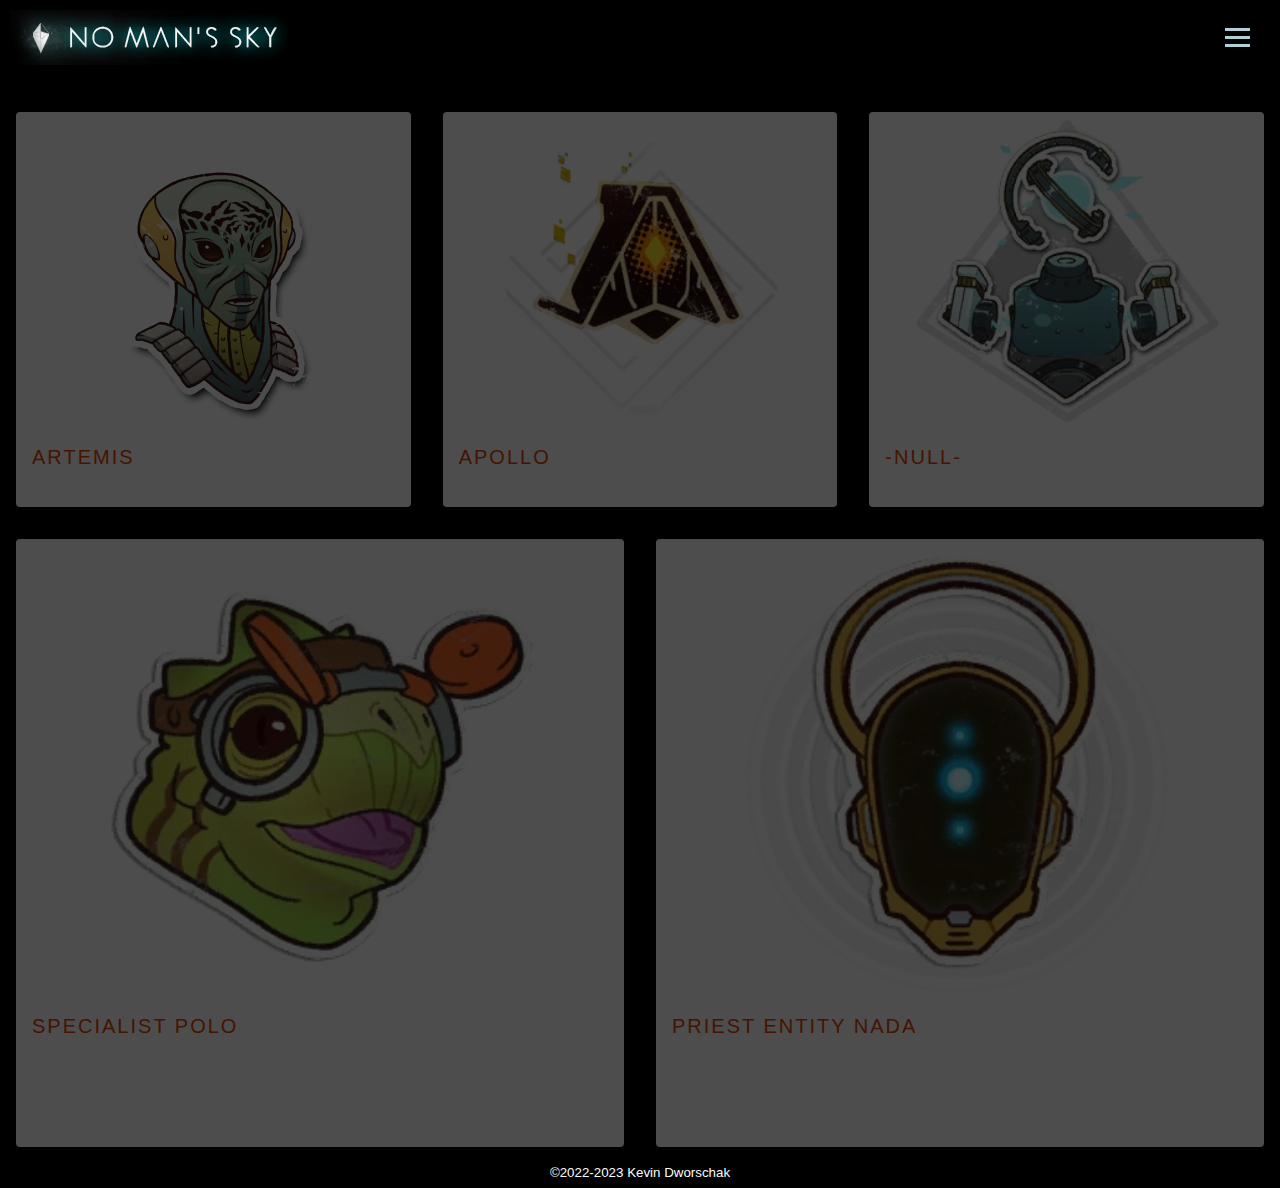
<file: pages/characters.html>
<!DOCTYPE html>
<html lang="en">

<head>
  <meta name="msapplication-TileColor" content="#da532c">
  <meta charset="UTF-8">
  <meta http-equiv="X-UA-Compatible" content="IE=edge">
  <meta name="viewport" content="width=device-width, initial-scale=1.0">
  <link rel="apple-touch-icon" sizes="180x180" href="../images/apple-touch-icon.png">
  <link rel="icon" type="image/png" sizes="32x32" href="../images/favicon-32x32.png">
  <link rel="icon" type="image/png" sizes="16x16" href="../images/favicon-16x16.png">
  <link rel="manifest" href="../images/site.webmanifest">
  <link rel="mask-icon" href="../images/safari-pinned-tab.svg" color="#5bbad5">
  <link rel="stylesheet" href="../css/mainstyle.css">
  <link rel="stylesheet" href="../css/character.css">
  <link rel="stylesheet" href="../css/media-query.css">

  <title>Characters</title>
</head>

<body>
  <header class="header">
    <nav class="navbar">
      <a href="#" class="nav-logo">
        <img src="../images/logo-nms.png" class="big" alt="No Man's sky logo">
        <img src="../images/logo-small.png" class="small" alt="small logo no man's sky">

      </a>
      <ul class="nav-menu">
        <li class="nav-item">
          <a href="../index.html" class="nav-link inactive" data-item="home">home</a>
        </li>
        <li class="nav-item">
          <a href="characters.html" id="active" class="nav-link" data-item="characters">characters</a>
        </li>
        <li class="nav-item">
          <a href="rating.html" class="nav-link inactive" data-item="rating">rating</a>
        </li>
        <li class="nav-item">
          <a href="order.html" class="nav-link inactive" data-item="order">order</a>
        </li>
      </ul>
      <div class="hamburger">
        <span class="bar"></span>
        <span class="bar"></span>
        <span class="bar"></span>
      </div>
    </nav>
  </header>
  <main>
    <section>

      <ul class="cards">
        <li class="cards__item">
          <div class="card">
              <a class="cardLink" href="characterSub/artemis.html">
              <div class="card__image artemis"></div>
              <div class="card__content">
                <div class="card__title">Artemis</div>
              </div>
            </a>
              </div>
        </li>
        <li class="cards__item">
          <div class="card">
              <a class="cardLink" href="characterSub/apollo.html">
              <div class="card__image apollo"></div>
              <div class="card__content">
                <div class="card__title">Apollo</div>
              </div>
            </a>
              </div>
        </li>
        <li class="cards__item">
          <div class="card">
            <a class="cardLink" href="characterSub/null.html">
              <div class="card__image null"></div>
              <div class="card__content">
                <div class="card__title">-Null-</div>
              </div>
            </a>
              </div>
        </li>
        <li class="cards__item">
          <div class="card">
            <a class="cardLink" href="characterSub/polo.html">
              <div class="card__image polo"></div>
              <div class="card__content">
                <div class="card__title">Specialist Polo</div>
                
              </div>
            </a>
              </div>
        </li>
        <li class="cards__item">
          <div class="card">
            <a class="cardLink" href="characterSub/nada.html">
              <div class="card__image nada"></div>
              <div class="card__content">
                <div class="card__title">Priest entity nada</div>

              </div>
            </a>
              </div>
        </li>
      </ul>
    </section>


  </main>
  <footer>
    <small>&copy;2022-2023 Kevin Dworschak</small>
  </footer>
  <script src="../js/app.js"></script>
</body>

</html>
</file>
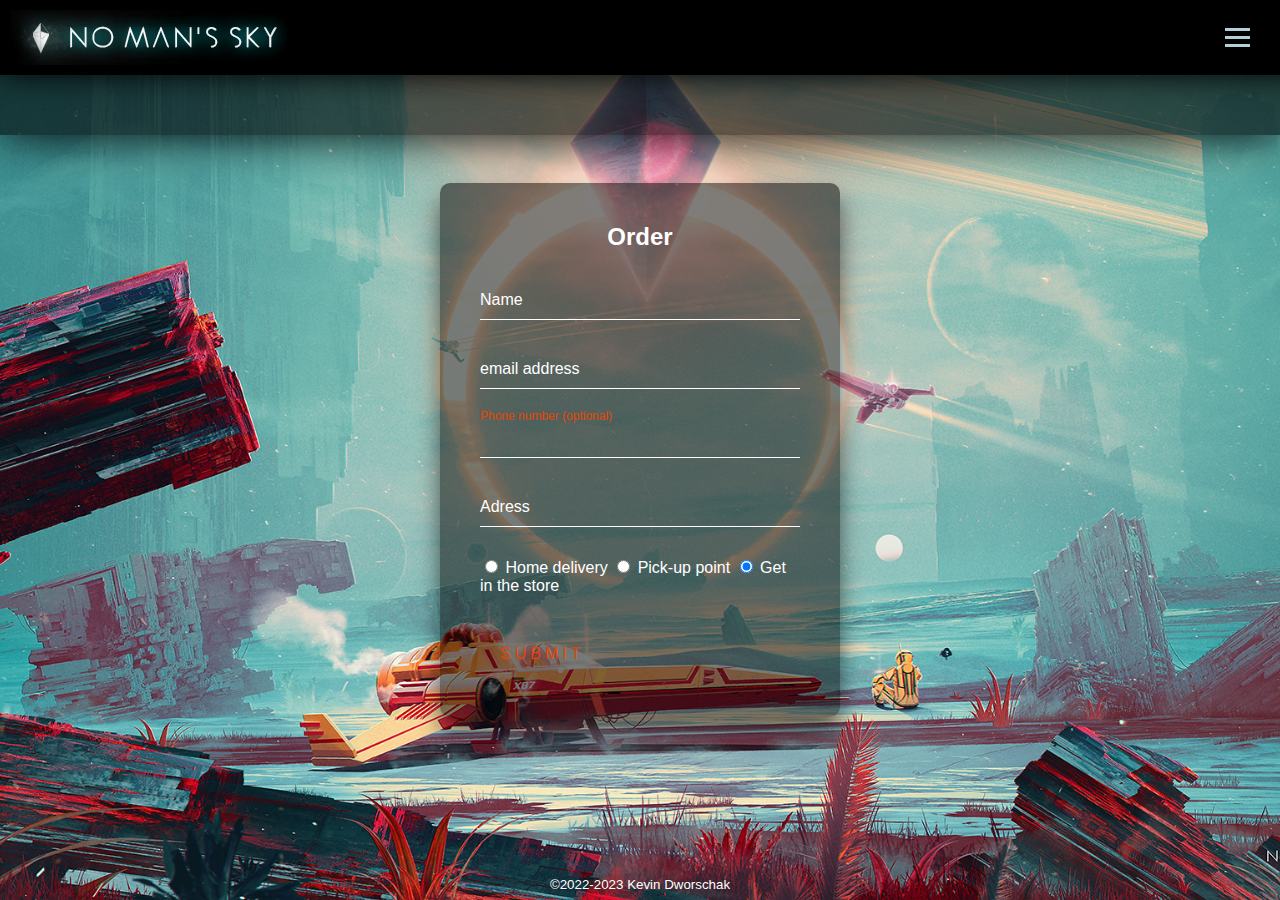
<file: pages/order.html>
<!DOCTYPE html>
<html lang="en">

<head>
  <meta name="msapplication-TileColor" content="#da532c">
  <meta charset="UTF-8">
  <meta http-equiv="X-UA-Compatible" content="IE=edge">
  <meta name="viewport" content="width=device-width, initial-scale=1.0">
  <link rel="apple-touch-icon" sizes="180x180" href="../images/apple-touch-icon.png">
  <link rel="icon" type="image/png" sizes="32x32" href="../images/favicon-32x32.png">
  <link rel="icon" type="image/png" sizes="16x16" href="../images/favicon-16x16.png">
  <link rel="manifest" href="../images/site.webmanifest">
  <link rel="mask-icon" href="../images/safari-pinned-tab.svg" color="#5bbad5">
  <link rel="stylesheet" href="../css/mainstyle.css">
  <link rel="stylesheet" href="../css/order.css">
  <link rel="stylesheet" href="../css/media-query.css">


  <title>order</title>
</head>

<body>
  <header class="header">
    <nav class="navbar">
      <a href="#" class="nav-logo">
        <img src="../images/logo-nms.png" class="big" alt="No Man's sky logo">
        <img src="../images/logo-small.png" class="small" alt="small logo no man's sky">

      </a>
      <ul class="nav-menu">
        <li class="nav-item">
          <a href="../index.html" class="nav-link inactive" data-item="home">home</a>
        </li>
        <li class="nav-item">
          <a href="characters.html" class="nav-link inactive" data-item="characters">characters</a>
        </li>
        <li class="nav-item">
          <a href="rating.html" class="nav-link inactive" data-item="rating">rating</a>
        </li>
        <li class="nav-item">
          <a href="order.html" id="active" class="nav-link" data-item="order">order</a>
        </li>
      </ul>
      <div class="hamburger">
        <span class="bar"></span>
        <span class="bar"></span>
        <span class="bar"></span>
      </div>
    </nav>
  </header>
  <main>
    <div class="login-box">
      <h2>Order</h2>
      <form name="orderForm" action="https://jkorpela.fi/cgi-bin/echo.cgi" method="get" autocomplete="on">
        <div class="user-box">
          <input type="text" name="name" required="">
          <label>Name</label>
        </div>
        <div class="user-box">
          <input type="email" name="email" required="">
          <label>email address</label>
        </div>
        <div class="user-box">
          <input type="tel" name="phone">
          <label>Phone number (optional)</label>
        </div>
        <div class="user-box">
          <input type="text" name="adress" required autocomplete="street-address">
          <label>Adress</label>
        </div>

        <div>
          <input type="radio" name="homeDelivery" id="home">
          <label for="home">Home delivery</label>
          <input type="radio" name="PickupPoint" id="pickUp">
          <label for="pickUp">Pick-up point</label>
          <input type="radio" name="storePickup" id="store" checked="checked">
          <label for="store">Get in the store</label>
        </div>

        <a  href="#" onclick=" orderForm.submit(); window.open('../pages/characterSub/rick.html','','width=1920,height=1080');">
          <span></span>
          <span></span>
          <span></span>
          <span></span>
          Submit
        </a>
      </form>
    </div>
  </main>
  <footer>
    <small>&copy;2022-2023 Kevin Dworschak</small>
  </footer>
  <script src="../js/app.js"></script>
</body>

</html>
</file>
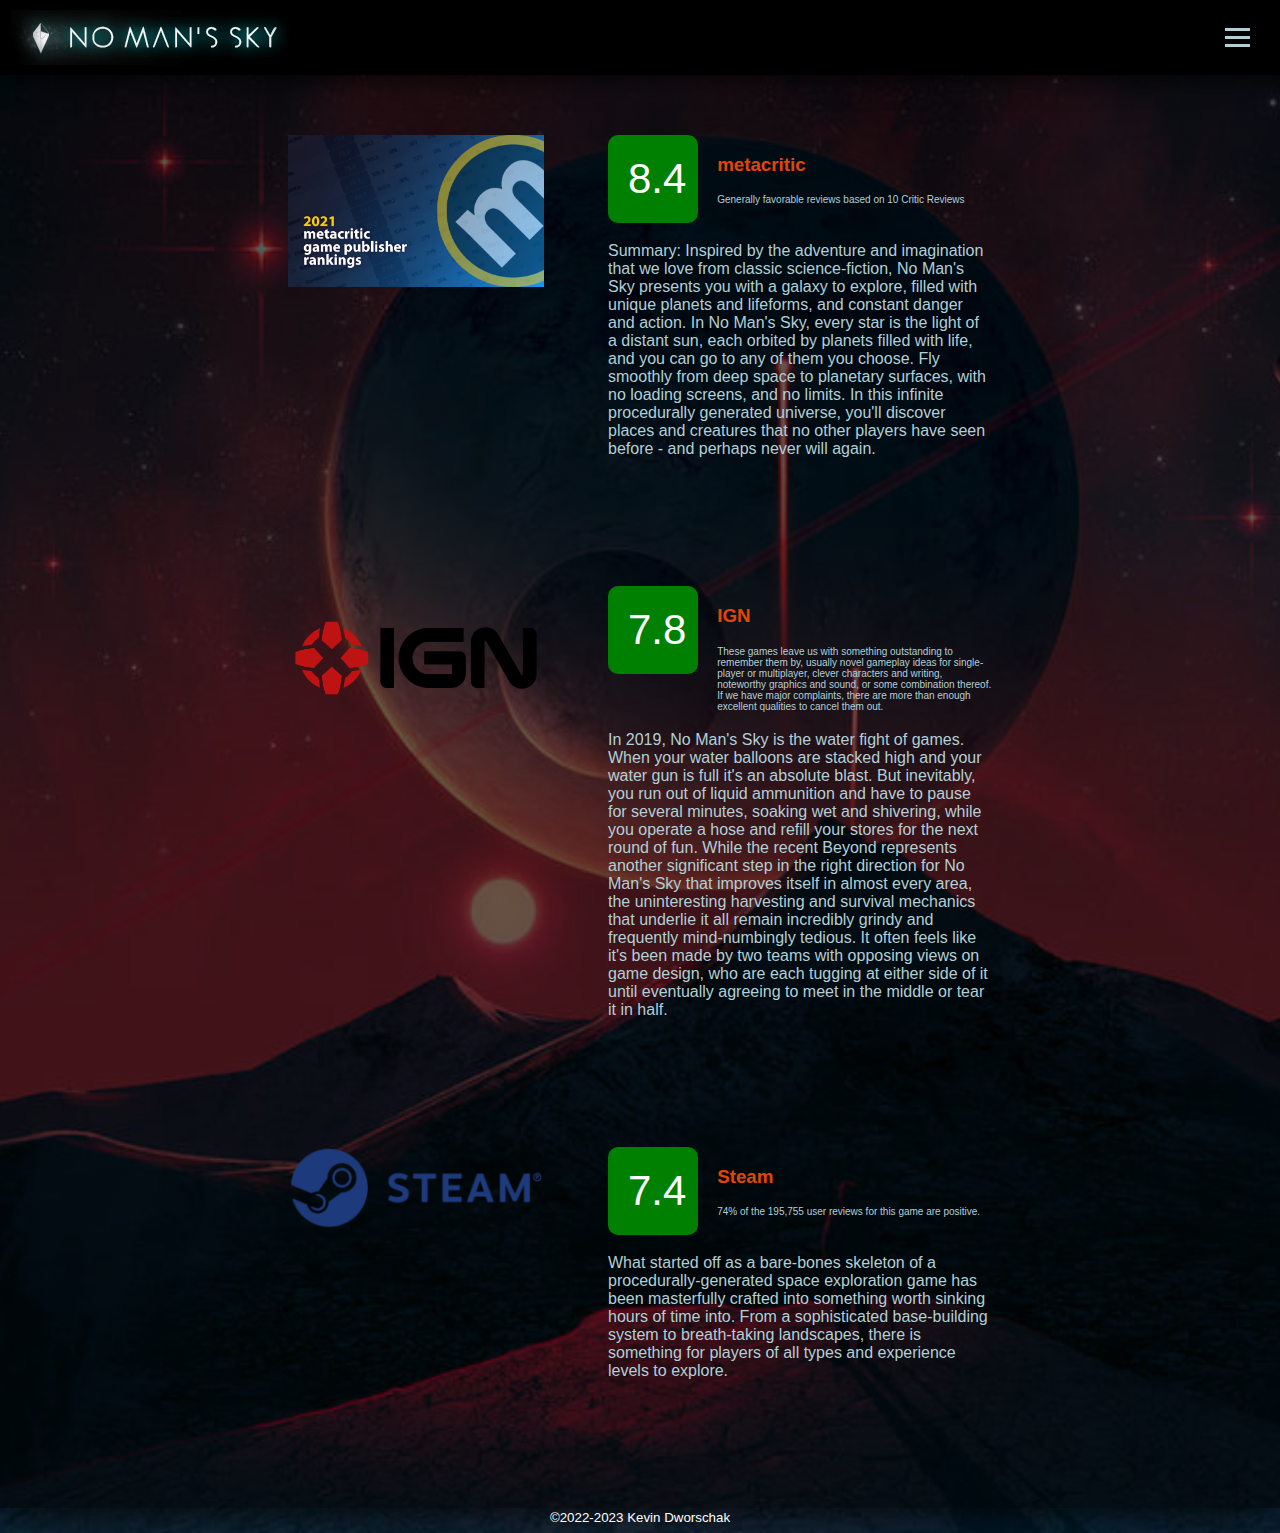
<file: pages/rating.html>
<!DOCTYPE html>
<html lang="en">

<head>
  <meta name="msapplication-TileColor" content="#da532c">
  <meta charset="UTF-8">
  <meta http-equiv="X-UA-Compatible" content="IE=edge">
  <meta name="viewport" content="width=device-width, initial-scale=1.0">
  <link rel="apple-touch-icon" sizes="180x180" href="../images/apple-touch-icon.png">
  <link rel="icon" type="image/png" sizes="32x32" href="../images/favicon-32x32.png">
  <link rel="icon" type="image/png" sizes="16x16" href="../images/favicon-16x16.png">
  <link rel="manifest" href="../images/site.webmanifest">
  <link rel="mask-icon" href="../images/safari-pinned-tab.svg" color="#5bbad5">
  <link rel="stylesheet" href="../css/mainstyle.css">
  <link rel="stylesheet" href="../css/rating.css">
  <link rel="stylesheet" href="../css/media-query.css">


  <title>rating</title>
</head>

<body>
  <header class="header">
    <nav class="navbar">
      <a href="#" class="nav-logo">
        <img src="../images/logo-nms.png" class="big" alt="No Man's sky logo">
        <img src="../images/logo-small.png" class="small" alt="small logo no man's sky">

      </a>
      <ul class="nav-menu">
        <li class="nav-item">
          <a href="../index.html" class="nav-link inactive" data-item="home">home</a>
        </li>
        <li class="nav-item">
          <a href="characters.html" class="nav-link inactive" data-item="characters">characters</a>
        </li>
        <li class="nav-item">
          <a href="rating.html" id="active" class="nav-link" data-item="rating">rating</a>
        </li>
        <li class="nav-item">
          <a href="order.html" class="nav-link inactive" data-item="order">order</a>
        </li>
      </ul>
      <div class="hamburger">
        <span class="bar"></span>
        <span class="bar"></span>
        <span class="bar"></span>
      </div>
    </nav>
  </header>
  <main>
    <section class="rateSection">
      <a class="ratingSiteLink" href="https://www.metacritic.com/game/switch/no-mans-sky"><img src="../images/metacritic.jpg" alt=""></a>
      <div>
        <div class="ratingContent">
          <div class="cubeRating">
            <span>8.4</span>

          </div>
          <div>
            <h3>metacritic</h3>
            <p class="explanation">Generally favorable reviews
              based on 10 Critic Reviews</p>
          </div>
        </div>
        <div>
          <p>Summary: Inspired by the adventure and imagination that we love from classic science-fiction,
            No Man's Sky presents you with a galaxy to explore, filled with unique planets and lifeforms,
            and constant danger and action. In No Man's Sky, every star is the light of a distant sun,
            each orbited by planets filled with life, and you can go to any of them you choose.
            Fly smoothly from deep space to planetary surfaces, with no loading screens, and no limits. 
            In this infinite procedurally generated universe, 
            you'll discover places and creatures that no other players have seen before - and perhaps never will again.</p>
        </div>
      </div>

    </section>
    <section class="rateSection">
      <a class="ratingSiteLink" href="https://www.ign.com/games/no-mans-sky"><img src="../images/IGN-Logo.png" alt=""></a>
      <div>
        <div class="ratingContent">
          <div class="cubeRating">
            <span>7.8</span>

          </div>
          <div>
            <h3>IGN</h3>
            <p class="explanation">These games leave us with something outstanding to remember them by,
               usually novel gameplay ideas for single-player or multiplayer,
                clever characters and writing, noteworthy graphics and sound, or some combination thereof.
                 If we have major complaints, there are more than enough excellent qualities to cancel them out.</p>
          </div>
        </div>
        <div>
          <p>In 2019, No Man&#39;s Sky is the water fight of games. When your water balloons are stacked high and your water gun is full it&#39;s an absolute blast.
            But inevitably, you run out of liquid ammunition and have to pause for several minutes, soaking wet and shivering, 
            while you operate a hose and refill your stores for the next round of fun. 
            While the recent Beyond represents another significant step in the right direction for No Man&#39;s Sky that improves itself in almost every area, 
            the uninteresting harvesting and survival mechanics that underlie it all remain incredibly grindy and frequently mind-numbingly tedious. 
            It often feels like it&#39;s been made by two teams with opposing views on game design, who are each tugging at either side of it until eventually agreeing to meet in the middle or tear it in half.</p>
        </div>
      </div>

    </section>
    <section class="rateSection">
      <a class="ratingSiteLink" href="https://store.steampowered.com/app/275850/No_Mans_Sky/#app_reviews_hash"><img  src="../images/steam logo.png" alt=""></a>
      <div>
        <div class="ratingContent">
          <div class="cubeRating">
            <span>7.4</span>

          </div>
          <div>
            <h3>Steam</h3>
            <p class="explanation">74% of the 195,755 user reviews for this game are positive.</p>
          </div>
        </div>
        <div>
          <p>What started off as a bare-bones skeleton of a procedurally-generated space exploration game has been masterfully crafted into something worth sinking hours of time into.
            From a sophisticated base-building system to breath-taking landscapes, there is something for players of all types and experience levels to explore.</p>
        </div>
      </div>

    </section>
  </main>
  <footer>
    <small>&copy;2022-2023 Kevin Dworschak</small>
  </footer>
  <script src="../js/app.js"></script>
</body>

</html>
</file>
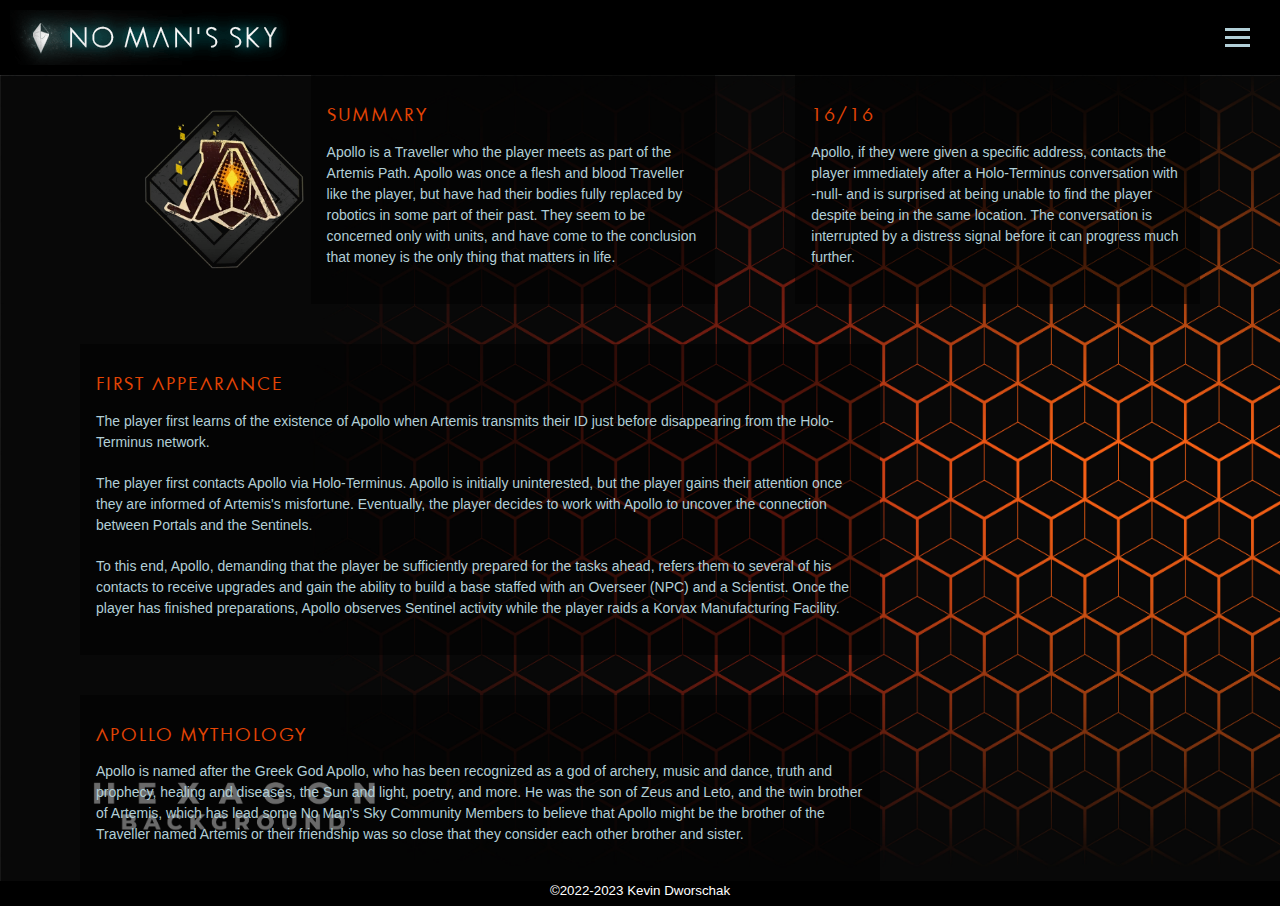
<file: pages/characterSub/apollo.html>
<!DOCTYPE html>
<html lang="en">

<head>
  <meta name="msapplication-TileColor" content="#da532c">
  <meta charset="UTF-8">
  <meta http-equiv="X-UA-Compatible" content="IE=edge">
  <meta name="viewport" content="width=device-width, initial-scale=1.0">
  <link rel="apple-touch-icon" sizes="180x180" href="../../images/apple-touch-icon.png">
  <link rel="icon" type="image/png" sizes="32x32" href="../../images/favicon-32x32.png">
  <link rel="icon" type="image/png" sizes="16x16" href="../../images/favicon-16x16.png">
  <link rel="manifest" href="../../images/site.webmanifest">
  <link rel="mask-icon" href="../../images/safari-pinned-tab.svg" color="#5bbad5">
  <link rel="stylesheet" href="../../css/mainstyle.css">
  <link rel="stylesheet" href="../../css/character.css">
  <link rel="stylesheet" href="../../css/subpage.css">
  <link rel="stylesheet" href="../../css/media-query.css">


  <title>apollo</title>
</head>

<body>
  <header class="header">
    <nav class="navbar">
      <a href="#" class="nav-logo">
        <img src="../../images/logo-nms.png" class="big" alt="No Man's sky logo">
        <img src="../../images/logo-small.png" class="small" alt="small logo no man's sky">
      </a>
      <ul class="nav-menu">
        <li class="nav-item">
          <a href="../characters.html" id="active" class="nav-link inactive">return</a>
        </li>
      </ul>
      <div class="hamburger">
        <span class="bar"></span>
        <span class="bar"></span>
        <span class="bar"></span>
      </div>
    </nav>
  </header>
  <main>
    <section class="CharacterShow">
      <section>
        <div class="cardsCharacter">
          <div class="cardCharacter">
            <div id="artemis" class="characterImage apollo"></div>
            <div class="characterContent">
              <h1 class="characterTitle">summary</h1>
              <p class="characterText">Apollo is a Traveller who the player meets as part of the Artemis Path.
                 Apollo was once a flesh and blood Traveller like the player, but have had their bodies fully replaced by robotics in some part of their past.
                  They seem to be concerned only with units, and have come to the conclusion that money is the only thing that matters in life.
              </p>
            </div>
            <div class="characterContent">
              <h1 class="characterTitle">16/16</h1>
              <p class="characterText">Apollo, if they were given a specific address,
                 contacts the player immediately after a Holo-Terminus conversation with -null- and is surprised at being unable to find the player despite being in the same location. 
                 The conversation is interrupted by a distress signal before it can progress much further.
                </p>
            </div>

          </div>
        </div>
      </section>
      <section>
        <div class="characterContentMore">
          <h1 class="characterTitle">First appearance</h1>
          <p class="characterText">The player first learns of the existence of Apollo when Artemis transmits their ID just before disappearing from the Holo-Terminus network.</p>

          <p class="characterText">The player first contacts Apollo via Holo-Terminus. 
            Apollo is initially uninterested, but the player gains their attention once they are informed of Artemis's misfortune. 
            Eventually, the player decides to work with Apollo to uncover the connection between Portals and the Sentinels.
        </p>

          <p class="characterText">To this end, Apollo, demanding that the player be sufficiently prepared for the tasks ahead,
             refers them to several of his contacts to receive upgrades and gain the ability to build a base staffed with an Overseer (NPC) and a Scientist.
              Once the player has finished preparations, Apollo observes Sentinel activity while the player raids a Korvax Manufacturing Facility.
            </p>
        </div>
        <div class="characterContentMore">
          <h1 class="characterTitle">Apollo Mythology</h1>
          <p class="characterText">Apollo is named after the Greek God Apollo, who has been recognized as a god of archery,
             music and dance, truth and prophecy, healing and diseases, the Sun and light, poetry, and more.
              He was the son of Zeus and Leto, and the twin brother of Artemis,
               which has lead some No Man's Sky Community Members to believe that Apollo
                might be the brother of the Traveller named Artemis or their friendship was so close that they consider each other brother and sister.
          </p>
        </div>

      </section>
    </section>

  </main>
  <footer>
    <small>&copy;2022-2023 Kevin Dworschak</small>
  </footer>
  <script src="../../js/app.js"></script>
</body>
</file>
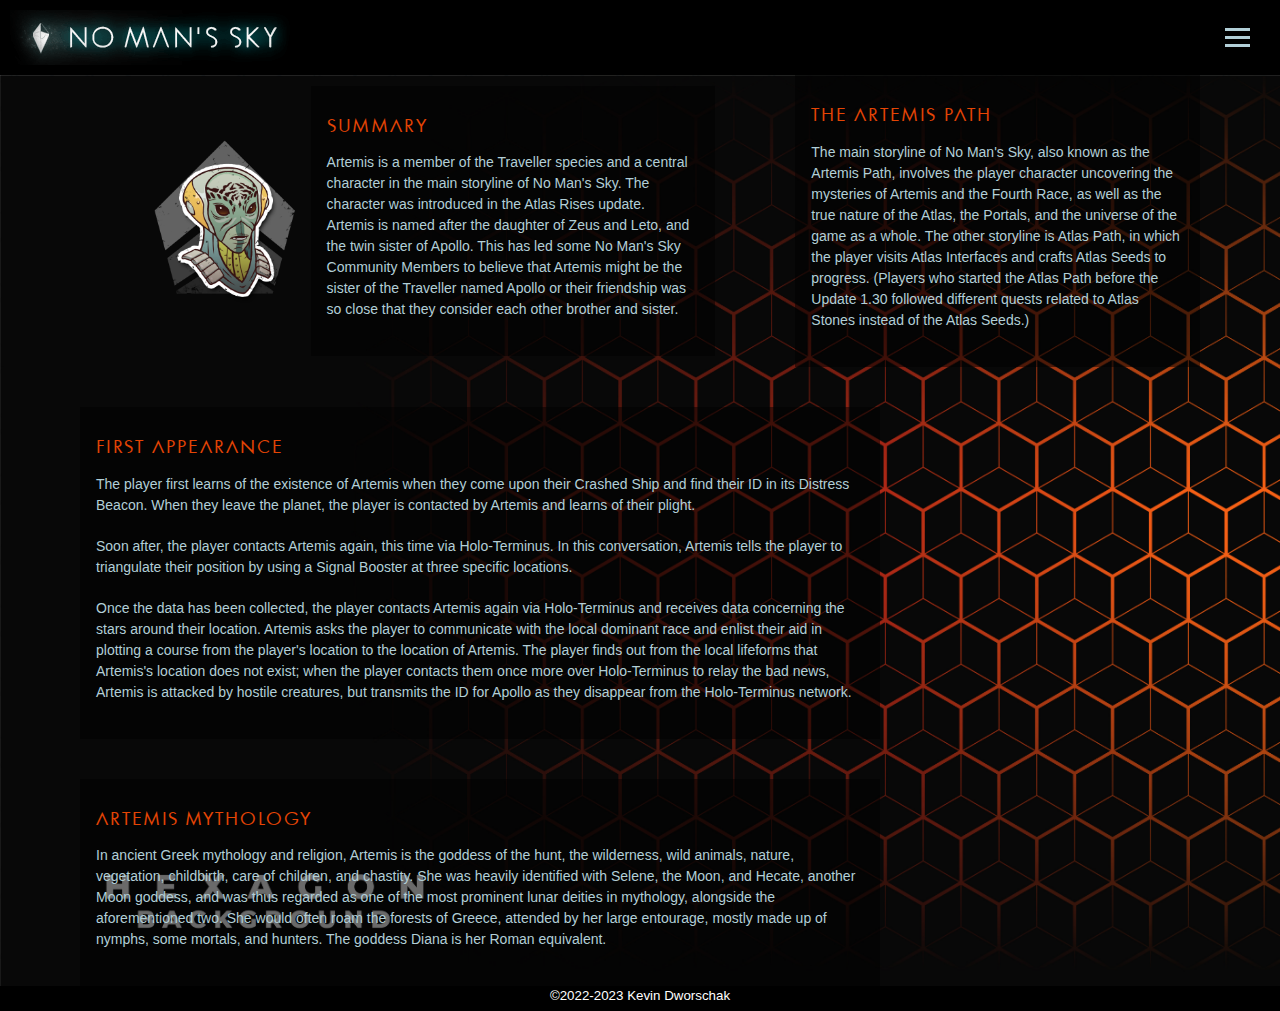
<file: pages/characterSub/artemis.html>
<!DOCTYPE html>
<html lang="en">

<head>
  <meta name="msapplication-TileColor" content="#da532c">
  <meta charset="UTF-8">
  <meta http-equiv="X-UA-Compatible" content="IE=edge">
  <meta name="viewport" content="width=device-width, initial-scale=1.0">
  <link rel="apple-touch-icon" sizes="180x180" href="../../images/apple-touch-icon.png">
  <link rel="icon" type="image/png" sizes="32x32" href="../../images/favicon-32x32.png">
  <link rel="icon" type="image/png" sizes="16x16" href="../../images/favicon-16x16.png">
  <link rel="manifest" href="../../images/site.webmanifest">
  <link rel="mask-icon" href="../../images/safari-pinned-tab.svg" color="#5bbad5">
  <link rel="stylesheet" href="../../css/mainstyle.css">
  <link rel="stylesheet" href="../../css/character.css">
  <link rel="stylesheet" href="../../css/subpage.css">
  <link rel="stylesheet" href="../../css/media-query.css">

  <title>artemis</title>
</head>

<body>
  <header class="header">
    <nav class="navbar">
      <a href="#" class="nav-logo">
        <img src="../../images/logo-nms.png" class="big" alt="No Man's sky logo">
        <img src="../../images/logo-small.png" class="small" alt="small logo no man's sky">
      </a>
      <ul class="nav-menu">
        <li class="nav-item">
          <a href="../characters.html" id="active" class="nav-link inactive">return</a>
        </li>
      </ul>
      <div class="hamburger">
        <span class="bar"></span>
        <span class="bar"></span>
        <span class="bar"></span>
      </div>
    </nav>
  </header>
  <main>
    <section class="CharacterShow">
      <section>
        <div class="cardsCharacter">
          <div class="cardCharacter">
            <div id="artemis" class="characterImage artemis"></div>
            <div class="characterContent">
              <h1 class="characterTitle">summary</h1>
              <p class="characterText">Artemis is a member of the Traveller species and a central character in the main
                storyline of No Man's Sky. The character was introduced in the Atlas Rises update. </br>
                Artemis is named after the daughter of Zeus and Leto, and the twin sister of Apollo. This has led some
                No Man's Sky Community Members to believe that Artemis might be the sister of the Traveller named Apollo
                or their friendship was so close that they consider each other brother and sister.</p>
            </div>
            <div class="characterContent">
              <h1 class="characterTitle">The Artemis Path</h1>
              <p class="characterText">The main storyline of No Man's Sky, also known as the Artemis Path,
                 involves the player character uncovering the mysteries of Artemis and the Fourth Race, as well as the true nature of the Atlas, the Portals,
                  and the universe of the game as a whole.
                  The other storyline is Atlas Path, in which the player visits Atlas Interfaces and crafts Atlas Seeds to progress.
                  (Players who started the Atlas Path before the Update 1.30 followed different quests related to Atlas Stones instead of the Atlas Seeds.)
                </p>
            </div>

          </div>
        </div>
      </section>
      <section>
        <div class="characterContentMore">
          <h1 class="characterTitle">First appearance</h1>
          <p class="characterText">The player first learns of the existence of Artemis when they come upon their Crashed
            Ship and find their ID in its Distress Beacon. When they leave the planet, the player is contacted by
            Artemis and learns of their plight.</p>

          <p class="characterText">Soon after, the player contacts Artemis again, this time via Holo-Terminus. In this
            conversation, Artemis tells the player to triangulate their position by using a Signal Booster at three
            specific locations.</p>

          <p class="characterText">Once the data has been collected, the player contacts Artemis again via Holo-Terminus
            and receives data concerning the stars around their location.
            Artemis asks the player to communicate with the local dominant race and enlist their aid in plotting a
            course from the player's location to the location of Artemis.
            The player finds out from the local lifeforms that Artemis's location does not exist; when the player
            contacts them once more over Holo-Terminus to relay the bad news, Artemis is attacked by hostile creatures,
            but transmits the ID for Apollo as they disappear from the Holo-Terminus network.</p>
        </div>
        <div class="characterContentMore">
          <h1 class="characterTitle">Artemis Mythology</h1>
          <p class="characterText">In ancient Greek mythology and religion, Artemis is the goddess of the hunt, the wilderness,
            wild animals, nature, vegetation, childbirth, care of children, and chastity.
            She was heavily identified with Selene, the Moon, and Hecate, another Moon goddess, and was thus regarded as one of the most prominent lunar deities in mythology,
            alongside the aforementioned two.
            She would often roam the forests of Greece, attended by her large entourage, mostly made up of nymphs, some mortals, and hunters.
            The goddess Diana is her Roman equivalent.
          </p>
        </div>

      </section>
    </section>

  </main>
  <footer>
    <small>&copy;2022-2023 Kevin Dworschak</small>
  </footer>
  <script src="../../js/app.js"></script>
</body>
</file>
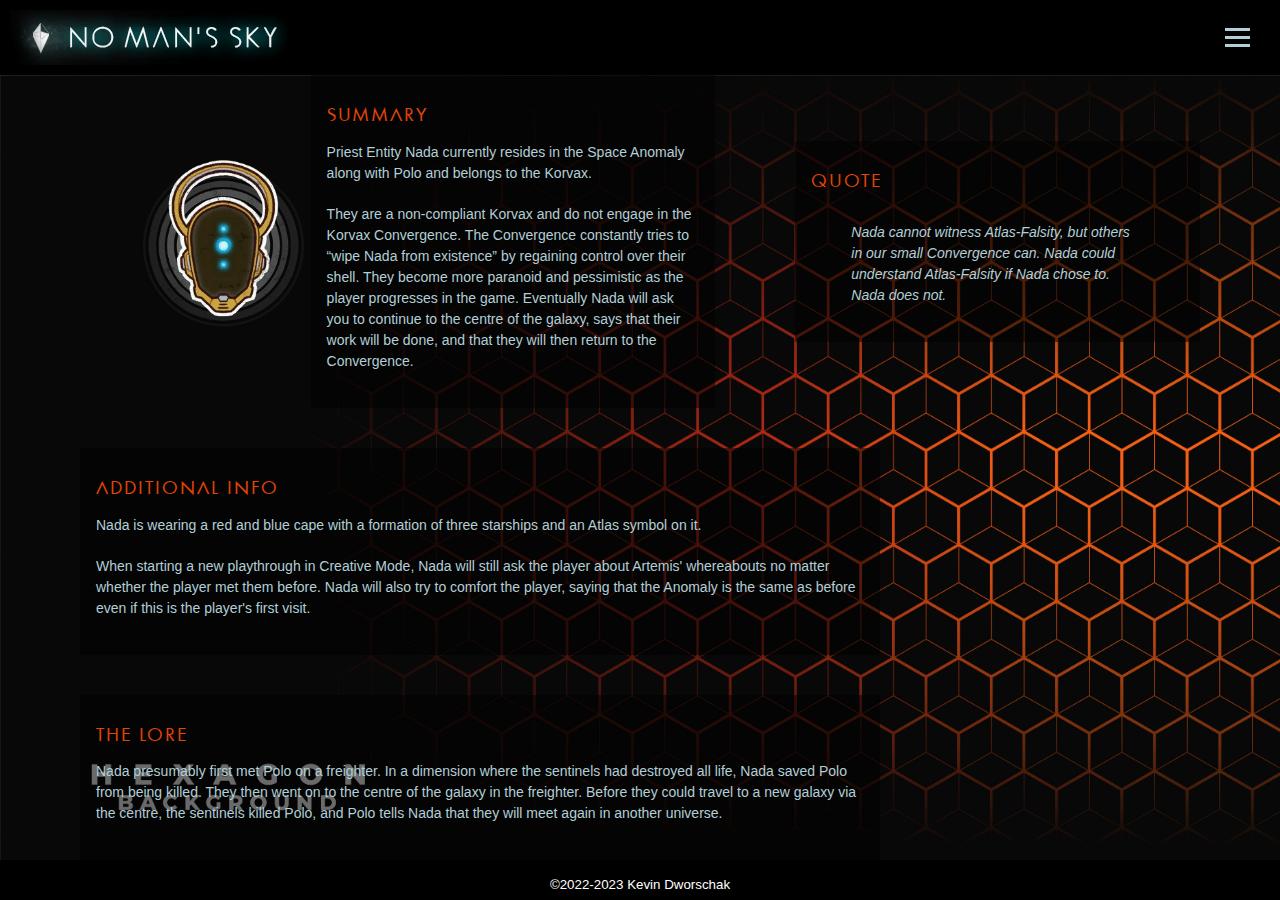
<file: pages/characterSub/nada.html>
<!DOCTYPE html>
<html lang="en">

<head>
  <meta name="msapplication-TileColor" content="#da532c">
  <meta charset="UTF-8">
  <meta http-equiv="X-UA-Compatible" content="IE=edge">
  <meta name="viewport" content="width=device-width, initial-scale=1.0">
  <link rel="apple-touch-icon" sizes="180x180" href="../../images/apple-touch-icon.png">
  <link rel="icon" type="image/png" sizes="32x32" href="../../images/favicon-32x32.png">
  <link rel="icon" type="image/png" sizes="16x16" href="../../images/favicon-16x16.png">
  <link rel="manifest" href="../../images/site.webmanifest">
  <link rel="mask-icon" href="../../images/safari-pinned-tab.svg" color="#5bbad5">
  <link rel="stylesheet" href="../../css/mainstyle.css">
  <link rel="stylesheet" href="../../css/character.css">
  <link rel="stylesheet" href="../../css/subpage.css">
  <link rel="stylesheet" href="../../css/media-query.css">

  <title>priest entity nada</title>
</head>

<body>
  <header class="header">
    <nav class="navbar">
      <a href="#" class="nav-logo">
        <img src="../../images/logo-nms.png" class="big" alt="No Man's sky logo">
        <img src="../../images/logo-small.png" class="small" alt="small logo no man's sky">
      </a>
      <ul class="nav-menu">
        <li class="nav-item">
          <a href="../characters.html" id="active" class="nav-link inactive">return</a>
        </li>
      </ul>
      <div class="hamburger">
        <span class="bar"></span>
        <span class="bar"></span>
        <span class="bar"></span>
      </div>
    </nav>
  </header>
  <main>
    <section class="CharacterShow">
      <section>
        <div class="cardsCharacter">
          <div class="cardCharacter">
            <div id="artemis" class="characterImage nada"></div>
            <div class="characterContent">
              <h1 class="characterTitle">summary</h1>
              <p class="characterText">Priest Entity Nada currently resides in the Space Anomaly along with Polo and belongs to the Korvax.</p>
              <p class="characterText">They are a non-compliant Korvax and do not engage in the Korvax Convergence. 
                The Convergence constantly tries to <q>wipe Nada from existence</q> by regaining control over their shell. 
                They become more paranoid and pessimistic as the player progresses in the game. 
                Eventually Nada will ask you to continue to the centre of the galaxy, says that their work will be done,
                 and that they will then return to the Convergence.</p>
            </div>
            <div class="characterContent">
              <h1 class="characterTitle">Quote</h1>
              <blockquote class="characterText">Nada cannot witness Atlas-Falsity, but others in our small Convergence can. Nada could understand Atlas-Falsity if Nada chose to. Nada does not.
              </blockquote>
            </div>

          </div>
        </div>
      </section>
      <section>

        <div class="characterContentMore">
          <h1 class="characterTitle">Additional info</h1>
          <p class="characterText">Nada is wearing a red and blue cape with a formation of three starships and an Atlas symbol on it.
          </p>
          <p class="characterText">When starting a new playthrough in Creative Mode, Nada will still ask the player about Artemis' whereabouts no matter whether the player met them before. 
            Nada will also try to comfort the player, saying that the Anomaly is the same as before even if this is the player's first visit.
          </p>
        </div>
        <div class="characterContentMore">
            <h1 class="characterTitle">The Lore</h1>
            <p class="characterText">Nada presumably first met Polo on a freighter. In a dimension where the sentinels had destroyed all life,
                 Nada saved Polo from being killed.
                 They then went on to the centre of the galaxy in the freighter.
                 Before they could travel to a new galaxy via the centre, the sentinels killed Polo, 
                 and Polo tells Nada that they will meet again in another universe.</p>
          </div>
      </section>
    </section>

  </main>
  <footer>
    <small>&copy;2022-2023 Kevin Dworschak</small>
  </footer>
  <script src="../../js/app.js"></script>

</body>
</file>
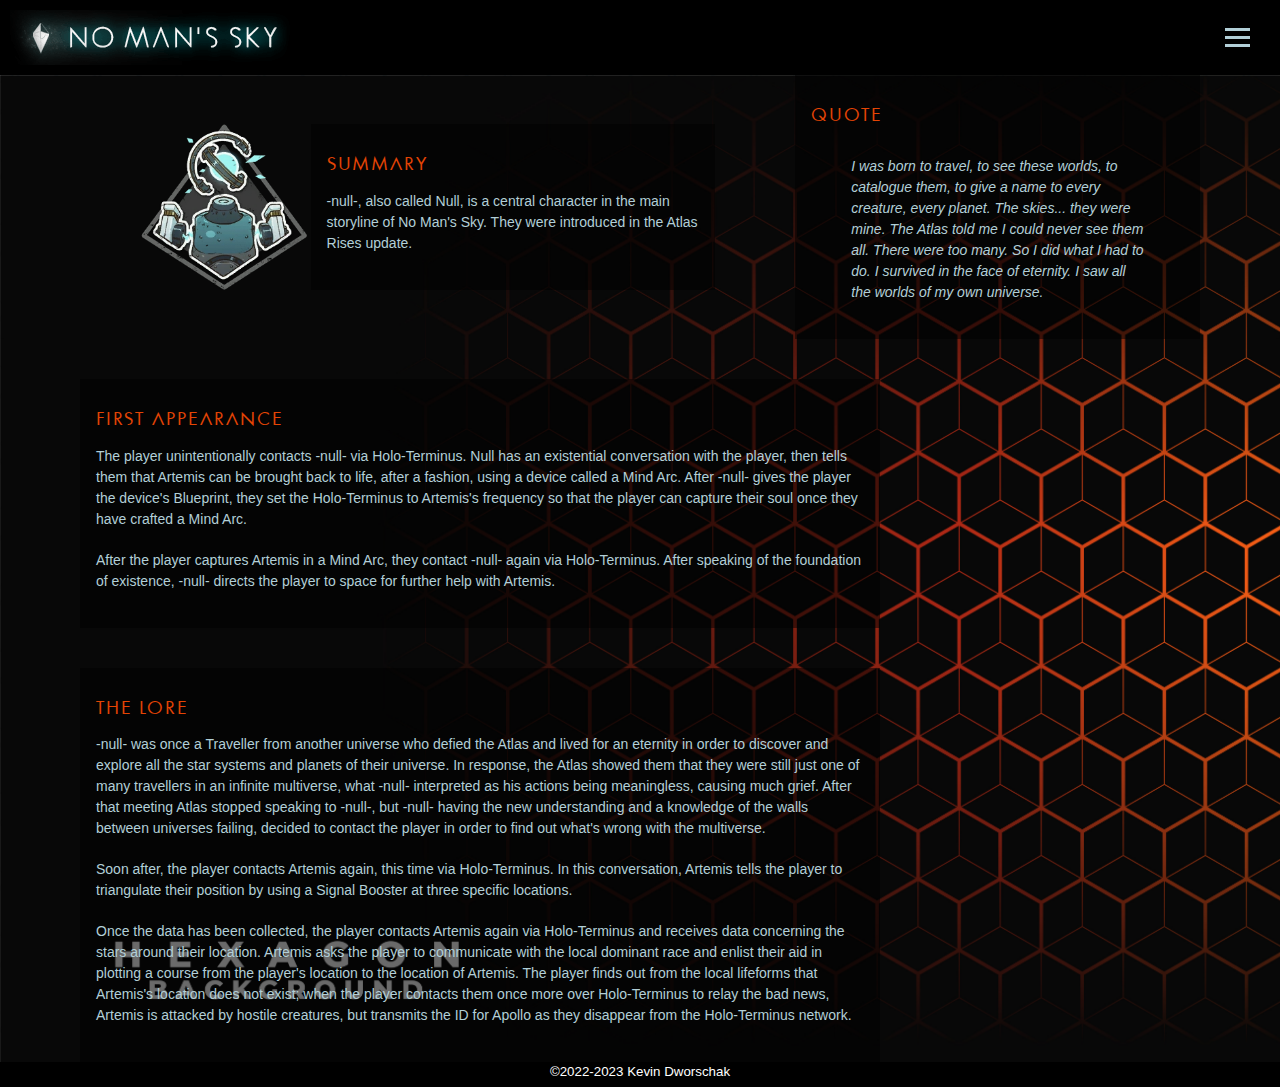
<file: pages/characterSub/null.html>
<!DOCTYPE html>
<html lang="en">

<head>
  <meta name="msapplication-TileColor" content="#da532c">
  <meta charset="UTF-8">
  <meta http-equiv="X-UA-Compatible" content="IE=edge">
  <meta name="viewport" content="width=device-width, initial-scale=1.0">
  <link rel="apple-touch-icon" sizes="180x180" href="../../images/apple-touch-icon.png">
  <link rel="icon" type="image/png" sizes="32x32" href="../../images/favicon-32x32.png">
  <link rel="icon" type="image/png" sizes="16x16" href="../../images/favicon-16x16.png">
  <link rel="manifest" href="../../images/site.webmanifest">
  <link rel="mask-icon" href="../../images/safari-pinned-tab.svg" color="#5bbad5">
  <link rel="stylesheet" href="../../css/mainstyle.css">
  <link rel="stylesheet" href="../../css/character.css">
  <link rel="stylesheet" href="../../css/subpage.css">
  <link rel="stylesheet" href="../../css/media-query.css">

  <title>-null-</title>
</head>

<body>
  <header class="header">
    <nav class="navbar">
      <a href="#" class="nav-logo">
        <img src="../../images/logo-nms.png" class="big" alt="No Man's sky logo">
        <img src="../../images/logo-small.png" class="small" alt="small logo no man's sky">
      </a>
      <ul class="nav-menu">
        <li class="nav-item">
          <a href="../characters.html" id="active" class="nav-link inactive">return</a>
        </li>
      </ul>
      <div class="hamburger">
        <span class="bar"></span>
        <span class="bar"></span>
        <span class="bar"></span>
      </div>
    </nav>
  </header>
  <main>
    <section class="CharacterShow">
      <section>
        <div class="cardsCharacter">
          <div class="cardCharacter">
            <div id="artemis" class="characterImage null"></div>
            <div class="characterContent">
              <h1 class="characterTitle">summary</h1>
              <p class="characterText">-null-, also called Null, is a central character in the main storyline of No Man's Sky. They were introduced in the Atlas Rises update.</p>
            </div>
            <div class="characterContent">
              <h1 class="characterTitle">Quote</h1>
              <blockquote class="characterText">I was born to travel, to see these worlds, to catalogue them, to give a name to every creature, every planet. The skies... they were mine.
                 The Atlas told me I could never see them all. There were too many. So I did what I had to do. I survived in the face of eternity. 
                 I saw all the worlds of my own universe.
              </blockquote>
            </div>

          </div>
        </div>
      </section>
      <section>

        <div class="characterContentMore">
          <h1 class="characterTitle">First appearance</h1>
          <p class="characterText">The player unintentionally contacts -null- via Holo-Terminus. 
            Null has an existential conversation with the player, then tells them that Artemis can be brought back to life, after a fashion,
             using a device called a Mind Arc. After -null- gives the player the device's Blueprint, 
             they set the Holo-Terminus to Artemis's frequency so that the player can capture their soul once they have crafted a Mind Arc.
          </p>
          <p class="characterText">After the player captures Artemis in a Mind Arc, they contact -null- again via Holo-Terminus.
             After speaking of the foundation of existence, -null- directs the player to space for further help with Artemis.
          </p>
        </div>
        <div class="characterContentMore">
            <h1 class="characterTitle">The Lore</h1>
            <p class="characterText">-null- was once a Traveller from another universe who defied the Atlas and lived for an eternity in order to discover and explore all the star systems and planets of their universe.
               In response, the Atlas showed them that they were still just one of many travellers in an infinite multiverse,
                what -null- interpreted as his actions being meaningless, causing much grief. After that meeting Atlas stopped speaking to -null-,
                 but -null- having the new understanding and a knowledge of the walls between universes failing, decided to contact the player in order to find out what's wrong with the multiverse.
              </p>
  
            <p class="characterText">Soon after, the player contacts Artemis again, this time via Holo-Terminus. In this
              conversation, Artemis tells the player to triangulate their position by using a Signal Booster at three
              specific locations.</p>
  
            <p class="characterText">Once the data has been collected, the player contacts Artemis again via Holo-Terminus
              and receives data concerning the stars around their location.
              Artemis asks the player to communicate with the local dominant race and enlist their aid in plotting a
              course from the player's location to the location of Artemis.
              The player finds out from the local lifeforms that Artemis's location does not exist; when the player
              contacts them once more over Holo-Terminus to relay the bad news, Artemis is attacked by hostile creatures,
              but transmits the ID for Apollo as they disappear from the Holo-Terminus network.</p>
          </div>
      </section>
    </section>

  </main>
  <footer>
    <small>&copy;2022-2023 Kevin Dworschak</small>
  </footer>
  <script src="../../js/app.js"></script>
</body>
</file>
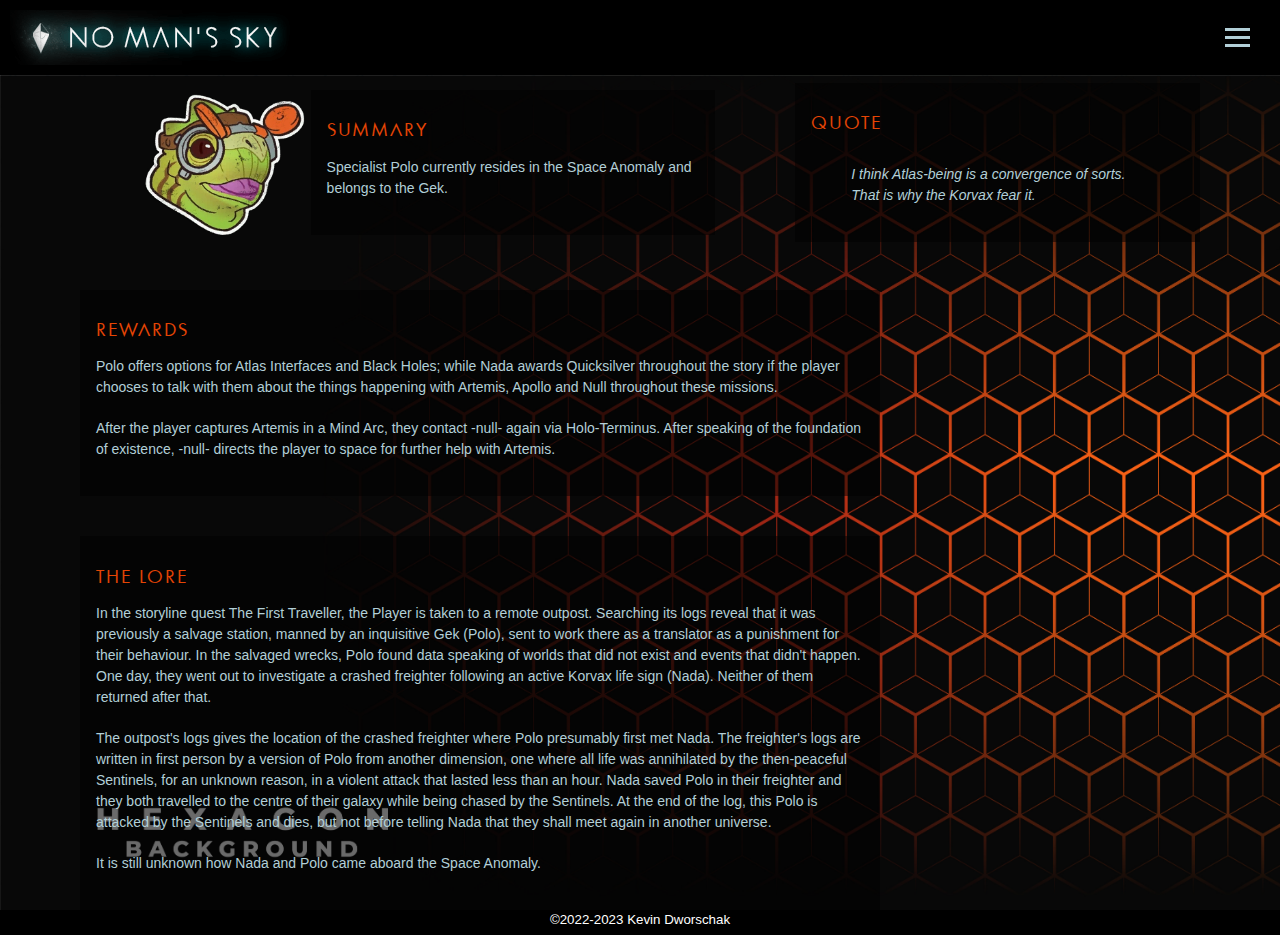
<file: pages/characterSub/polo.html>
<!DOCTYPE html>
<html lang="en">

<head>
  <meta name="msapplication-TileColor" content="#da532c">
  <meta charset="UTF-8">
  <meta http-equiv="X-UA-Compatible" content="IE=edge">
  <meta name="viewport" content="width=device-width, initial-scale=1.0">
  <link rel="apple-touch-icon" sizes="180x180" href="../../images/apple-touch-icon.png">
  <link rel="icon" type="image/png" sizes="32x32" href="../../images/favicon-32x32.png">
  <link rel="icon" type="image/png" sizes="16x16" href="../../images/favicon-16x16.png">
  <link rel="manifest" href="../../images/site.webmanifest">
  <link rel="mask-icon" href="../../images/safari-pinned-tab.svg" color="#5bbad5">
  <link rel="stylesheet" href="../../css/mainstyle.css">
  <link rel="stylesheet" href="../../css/character.css">
  <link rel="stylesheet" href="../../css/subpage.css">
  <link rel="stylesheet" href="../../css/media-query.css">

  <title>Specialist polo</title>
</head>

<body>
  <header class="header">
    <nav class="navbar">
      <a href="#" class="nav-logo">
        <img src="../../images/logo-nms.png" class="big" alt="No Man's sky logo">
        <img src="../../images/logo-small.png" class="small" alt="small logo no man's sky">
      </a>
      <ul class="nav-menu">
        <li class="nav-item">
          <a href="../characters.html" id="active" class="nav-link inactive">return</a>
        </li>
      </ul>
      <div class="hamburger">
        <span class="bar"></span>
        <span class="bar"></span>
        <span class="bar"></span>
      </div>
    </nav>
  </header>
  <main>
    <section class="CharacterShow">
      <section>
        <div class="cardsCharacter">
          <div class="cardCharacter">
            <div id="artemis" class="characterImage polo"></div>
            <div class="characterContent">
              <h1 class="characterTitle">summary</h1>
              <p class="characterText">Specialist Polo currently resides in the Space Anomaly and belongs to the Gek.</p>
            </div>
            <div class="characterContent">
              <h1 class="characterTitle">Quote</h1>
              <blockquote class="characterText">I think Atlas-being is a convergence of sorts. That is why the Korvax fear it.
              </blockquote>
            </div>

          </div>
        </div>
      </section>
      <section>

        <div class="characterContentMore">
          <h1 class="characterTitle">Rewards</h1>
          <p class="characterText">Polo offers options for Atlas Interfaces and Black Holes; 
            while Nada awards Quicksilver throughout the story if the player chooses to talk with them about the things happening with Artemis,
            Apollo and Null throughout these missions.
          </p>
          <p class="characterText">After the player captures Artemis in a Mind Arc, they contact -null- again via Holo-Terminus.
             After speaking of the foundation of existence, -null- directs the player to space for further help with Artemis.
          </p>
        </div>
        <div class="characterContentMore">
            <h1 class="characterTitle">The Lore</h1>
            <p class="characterText">In the storyline quest The First Traveller, the Player is taken to a remote outpost.
                 Searching its logs reveal that it was previously a salvage station, manned by an inquisitive Gek (Polo), 
                 sent to work there as a translator as a punishment for their behaviour. In the salvaged wrecks, 
                 Polo found data speaking of worlds that did not exist and events that didn't happen. One day, 
                 they went out to investigate a crashed freighter following an active Korvax life sign (Nada).
                  Neither of them returned after that.
            </p>
  
            <p class="characterText">The outpost's logs gives the location of the crashed freighter where Polo presumably first met Nada.
                The freighter's logs are written in first person by a version of Polo from another dimension, 
                one where all life was annihilated by the then-peaceful Sentinels, for an unknown reason, 
                in a violent attack that lasted less than an hour. 
                Nada saved Polo in their freighter and they both travelled to the centre of their galaxy while being chased by the Sentinels.
                At the end of the log, this Polo is attacked by the Sentinels and dies, but not before telling Nada that they shall meet again in another universe.
            </p>
  
            <p class="characterText">It is still unknown how Nada and Polo came aboard the Space Anomaly.</p>
          </div>
      </section>
    </section>

  </main>
  <footer>
    <small>&copy;2022-2023 Kevin Dworschak</small>
  </footer>
  <script src="../../js/app.js"></script>
</body>
</file>
<file: css/mainstyle.css>
:root {
  --red: #FF0000;
  --black: #000000;
  --base: #FFFFFF;
  --ptags: #b2cfd7;
  --highlight: #E54504;


}

@font-face {
  font-family: FuturaProBook;
  src: url(../fonts/NMSFuturaProBook_Kerned.woff);
}

body {
  font-family: Raleway, Helvetica, Arial, sans-serif;
  color: var(--base);
  margin: 0;
  background-color: var(--black);
  
  min-height: 100vh;
  display: flex;
  flex-direction: column;
}

h1 {
  font-family: FuturaProBook;
  text-transform: uppercase;
  color: var(--base);

}

p {
  margin: 0;
  color: var(--ptags);
}
a{
  text-decoration: none;
}

.small {
  display: none;
}

.big {
  display: block;
}

.navbar {
  display: flex;
  justify-content: space-between;
  align-items: center;
  min-height: 55px;
  left: 0;
  margin: 0;
  padding: 10px;
  position: fixed;
  top: 0;
  width: 100%;
  box-shadow: 0 0 30px 0 black;
  background-color: var(--black);
  z-index: 5;

}

.hamburger {
  display: none;
  margin-right: 40px;
}

.bar {
  display: block;
  width: 25px;
  height: 3px;
  margin: 5px auto;
  -webkit-transition: all 0.3s ease-in-out;
  transition: all 0.3s ease-in-out;
  background-color: var(--ptags);
}

.nav-menu {
  display: flex;
  justify-content: flex-end;
  align-items: center;
}


.nav-link {
  font-size: 20px;
  font-weight: 400;

}

.readMore {
  display: none;
}

.show {
  display: block !important;
}

#showMore {
  margin-bottom: 25px;
}

#active {
  border: var(--highlight) solid 2px;
  color: var(--base);
  font-size: 24px;
  text-transform: uppercase;
  text-decoration: none;
  padding: 3px 15px;
}

#active:hover {
  background-color: var(--highlight);
}

.inactive {
  color: var(--base);
  text-decoration: none;
  color: var(--base);
  font-size: 24px;
  font-weight: 400;
  transition: all 0.5s ease-in-out;
  position: relative;
  text-transform: uppercase;
}

.inactive::before {
  content: attr(data-item);
  transition: 0.5s;
  color: var(--highlight);
  position: absolute;
  top: -0.5px;
  bottom: 0;
  left: 0;
  right: 0;
  width: 0;
  overflow: hidden;
}

.inactive:hover::before {
  width: 100%;
  transition: all 0.5s ease-in-out;
}

nav>ul {
  width: 100%;
}

nav>ul>li {
  padding: 5px 15px;
  margin: 0 50px;
  list-style: none;
}

#logo {
  position: absolute;
  left: 0;
  bottom: 0;
}

@media screen and (max-width: 1350px) {
  .arrow {
    display: none;
  }

  .nav-menu {
    position: fixed;
    left: -110%;
    top: 60px;
    flex-direction: column;
    background-color: var(--black);
    width: 100%;
    border: 10px;
    text-align: center;
    transition: 0.3s;
    box-shadow:
      0 10px 27px rgba(0, 0, 0, 0.05);
    z-index: 10;
  }

  .nav-menu.active {
    left: 0;
  }


  .hamburger {
    display: block;
    cursor: pointer;
  }

  .hamburger.active .bar:nth-child(2) {
    opacity: 0;
  }

  .hamburger.active .bar:nth-child(1) {
    transform: translateY(8px) rotate(45deg);
  }

  .hamburger.active .bar:nth-child(3) {
    transform: translateY(-8px) rotate(-45deg);
  }

  .showMore {
    display: none;
  }

  #readMore {
    display: block;
  }
}

footer {
  text-align: center;
   bottom: 0;
   width: 100%;
  height: 25px;
   margin-top: auto;
}
</file>
<file: css/character.css>
img {
  height: auto;
  max-width: 100%;
  vertical-align: middle;
}

.btn {
  background-color: white;
  border: 1px solid var(--base);
  /*border-radius: 1rem;*/
  color: var(--highlight);
  padding: 0.5rem;
  text-transform: lowercase;
}

.btn--block {
  display: block;
  width: 100%;
}

.cards {
  display: flex;
  flex-wrap: wrap;
  justify-content: space-between;
  list-style: none;
  margin: 6rem 0 0 0;
  padding: 0;
}

.cards__item {
  display: flex;
  padding: 1rem;
  justify-content: center;
  width: 23%;
  flex: 15%;


}

.card {
  background-color: white;
  border-radius: 0.25rem;
  box-shadow: 0 20px 40px -14px rgba(0, 0, 0, 0.25);
  display: flex;
  flex-direction: column;
  overflow: hidden;
  width: 100%;

  aspect-ratio: 1;
  opacity: 0.3;
  outline-offset: calc(100%/-2);
  transition: 0.3s;
}
.card:hover{
  outline: 8px solid var(--highlight);
  outline-offset: 14px;
  opacity: 1;
}

.card__content {
  display: flex;
  flex: 1 1 auto;
  flex-direction: column;
  padding: 1rem;
}

.card__image {
  background-position: center center;
  background-repeat: no-repeat;
  background-size: contain;
  border-top-left-radius: 0.25rem;
  border-top-right-radius: 0.25rem;
  overflow: hidden;
  position: relative;
  height: 100%;
}

.artemis {
  background-image: url(../images/artemis.png);
}

.apollo {
  background-image: url(../images/apollo.png);
}

.null {
  background-image: url(../images/null.webp);
}

.nada {
  background-image: url(../images/nada.webp);
}

.polo {
  background-image: url(../images/polo.webp);
}

.card__image::before {
  content: "";
  display: block;
  padding-top: 56.25%;
  /*16:9 aspect ratio*/
}

.card__title {
  color: var(--highlight);
  font-size: 1.25rem;
  font-weight: 300;
  letter-spacing: 2px;
  text-transform: uppercase;
}

.card__text {
  flex: 1 1 auto;
  font-size: 0.875rem;
  line-height: 1.5;
  margin-bottom: 1.25rem;
  display: none;
}

#active {
  transition: none;
}



/* .CharacterShow{
  background-image: url(../images/black-background-with-orange-hexagonal-pattern/19746.jpg);
  background-position: center;
  background-size: cover;
} */

/* .card:hover{
  animation: pulsBorder 1s linear infinite;

}
.temp{
  display: none;
} */
.cardsCharacter {
  background-position: center center;
  background-repeat: no-repeat;
  background-size: cover;
  border-top-left-radius: 0.25rem;
  border-top-right-radius: 0.25rem;
  overflow: hidden;
  position: relative;
  height: 100%;
}

.cardCharacter {
  border-radius: 0.25rem;
  box-shadow: 0 20px 40px -14px rgba(0, 0, 0, 0.25);
  display: flex;
  flex-direction: row;
  overflow: hidden;
  width: 100%;
  align-items: center;
}

.characterImage {
  background-position: right;
  background-repeat: no-repeat;
  background-size: contain;
  border-top-left-radius: 0.25rem;
  border-top-right-radius: 0.25rem;
  overflow: hidden;
  position: relative;
  height: 100%;
}

.characterImage::before {
  content: "";
  display: block;
  padding-top: 56.25%;
}

#artemis {
  width: 50%;
}

.characterTitle {
  color: var(--highlight);
  font-size: 1.25rem;
  font-weight: 300;
  letter-spacing: 2px;
  text-transform: uppercase;
}

.characterText {
  flex: 1 1 auto;
  font-size: 0.875rem;
  line-height: 1.5;
  margin-bottom: 1.25rem;
}
</file>
<file: css/media-query.css>
@media screen and (max-width: 400px) {
  .big {
    display: none;
  }

  .small {
    display: block;
  }
}

.cards__item{
    @media(min-width: 40rem) {
        width: 50%;
      }
    
      @media(min-width: 56rem) {
        width: 33.3333%;
      }
}
@media(min-width: 40rem) {
    .card__image::before {
      padding-top: 66.6%;
      /*3:2 aspect ratio*/
    }
  }
  
  @media screen and (max-width: 1350px) {
    .cards>.cards__item {
      flex: 25%;
    }
  
    .card {
      width: 100%;
    }
  
  }
  @media screen and (max-width: 1350px) {
    .arrow {
      display: none;
    }
  }
  
  @media screen and (max-width: 900px) {
    .consoleBtn {
      flex: 55%;
    }
    .characterImage {
      background-position: center;
    }
    
    #artemis {
      width: 0;
    }
  
    .characterContent {
      margin-right: 0;
    }
    
    .rateSection {
      display: flex;
      align-items: center;
      justify-content: center;
      margin-bottom: 10%;
      flex-direction: column;
    }
    .ratingSiteLink{
      margin-bottom: 10px;
    }
  }
  @media screen and (max-width: 600px) {
    .wrapper>div {
      flex: 45%;
    }
    .cubeRating{
      width: fit-content;
      height: fit-content;
      padding: 15px;
    }
    .rateSection>div{
      width: 80%;
    }
    .ratingSiteLink{
      width: 40%;
    }
    span{
      font-size: 16px;

    }
    .ratingContent{
      align-items: center;
    }
  }
</file>
<file: css/order.css>
body{
    background-image: url(../images/orderBG.png);
    background-size: cover;
    background-position: center;
    background-repeat: no-repeat;
}
main{
    padding-top: 15vh;
    background-color: #0009;
    box-shadow: 0 0 50px 0 black;
}

html {
    height: 100%;
  }

  
  .login-box {
    position: absolute;
    top: 50%;
    left: 50%;
    width: 400px;
    padding: 40px;
    transform: translate(-50%, -50%);
    background: rgba(0,0,0,.5);
    box-sizing: border-box;
    box-shadow: 0 15px 25px rgba(0,0,0,.6);
    border-radius: 10px;
  }
  
  .login-box h2 {
    margin: 0 0 30px;
    padding: 0;
    color: #fff;
    text-align: center;
  }
  
  .login-box .user-box {
    position: relative;
  }
  
  .login-box .user-box input {
    width: 100%;
    padding: 10px 0;
    font-size: 16px;
    color: #fff;
    margin-bottom: 30px;
    border: none;
    border-bottom: 1px solid #fff;
    outline: none;
    background: transparent;
  }
  .login-box .user-box label {
    position: absolute;
    top:0;
    left: 0;
    padding: 10px 0;
    font-size: 16px;
    color: #fff;
    pointer-events: none;
    transition: .5s;
  }
  
  .login-box .user-box input:focus ~ label,
  .login-box .user-box input:valid ~ label,
  .login-box .user-box input:optional ~ label{
    top: -20px;
    left: 0;
    color: var(--highlight);
    font-size: 12px;
  } 
    .login-box form a {
    position: relative;
    display: inline-block;
    padding: 10px 20px;
    color: var(--highlight);
    font-size: 16px;
    text-decoration: none;
    text-transform: uppercase;
    overflow: hidden;
    transition: .5s;
    margin-top: 40px;
    letter-spacing: 4px
  }
  
  .login-box a:hover {
    background: var(--highlight);
    color: #fff;
    border-radius: 5px;
    box-shadow: 0 0 5px var(--highlight),
                0 0 25px var(--highlight),
                0 0 50px var(--highlight),
                0 0 100px var(--highlight);
  }
  
  .login-box a span {
    position: absolute;
    display: block;
  }
  
  .login-box a span:nth-child(1) {
    top: 0;
    left: -100%;
    width: 100%;
    height: 2px;
    background: linear-gradient(90deg, transparent, var(--highlight));
    animation: btn-anim1 1s linear infinite;
  }
  
  @keyframes btn-anim1 {
    0% {
      left: -100%;
    }
    50%,100% {
      left: 100%;
    }
  }
  
  .login-box a span:nth-child(2) {
    top: -100%;
    right: 0;
    width: 2px;
    height: 100%;
    background: linear-gradient(180deg, transparent, var(--highlight));
    animation: btn-anim2 1s linear infinite;
    animation-delay: .25s
  }
  
  @keyframes btn-anim2 {
    0% {
      top: -100%;
    }
    50%,100% {
      top: 100%;
    }
  }
  
  .login-box a span:nth-child(3) {
    bottom: 0;
    right: -100%;
    width: 100%;
    height: 2px;
    background: linear-gradient(270deg, transparent, var(--highlight));
    animation: btn-anim3 1s linear infinite;
    animation-delay: .5s
  }
  
  @keyframes btn-anim3 {
    0% {
      right: -100%;
    }
    50%,100% {
      right: 100%;
    }
  }
  
  .login-box a span:nth-child(4) {
    bottom: -100%;
    left: 0;
    width: 2px;
    height: 100%;
    background: linear-gradient(360deg, transparent, var(--highlight));
    animation: btn-anim4 1s linear infinite;
    animation-delay: .75s
  }
  
  @keyframes btn-anim4 {
    0% {
      bottom: -100%;
    }
    50%,100% {
      bottom: 100%;
    }
  }
</file>
<file: css/rating.css>
.ratingSiteLink{
    width: 20%;
    height: 20%;
    margin-right: 5%;
}
img{
    width: 100%;
}
.cubeRating{
    background-color: green;
    width: 50px;
    height: fit-content;
    padding: 20px;
    border-radius: 10px;
    margin-right: 5%;
}
span{
    font-size: 42px;
}
body{
    background-image: url(../images/ratingBg.jpg);
    background-repeat: no-repeat;
    background-size: cover;
    background-position: center;
}
main{
    padding-top: 15vh;
    background-color: #0009;
    box-shadow: 0 0 50px 0 black;
}
h3{
    color: var(--highlight);
}
section{
    display: flex;
    align-items: stretch;
    justify-content: center;
    margin-bottom: 10%;
}
section>div{
    width: 30%;
}
.ratingContent{
    display: flex;
    margin-bottom: 5%
}
.explanation{
    font-size: 10px;

}
</file>
<file: css/subpage.css>
.navbar {
  position: inherit;
}

main {
  background-image: url(../images/black-background-with-orange-hexagonal-pattern/19746.jpg);
  background-size: cover;
}

.characterContentMore {
  display: flex;
  flex: 1 1 auto;
  flex-direction: column;
  padding: 1rem;

  background-color: rgba(0, 0, 0, 0.5);
  margin-right: 5rem;
  margin-left: 5rem;
  margin-top: 2.5rem;
  width: 60%;
}

.characterContent {
  display: flex;
  flex: 1 1 auto;
  flex-direction: column;
  padding: 1rem;
  background-color: rgba(0, 0, 0, 0.5);
  margin-right: 5rem;
  width: 60%;
}


blockquote{
  color: var(--ptags);
  font-style: italic;
}
</file>
